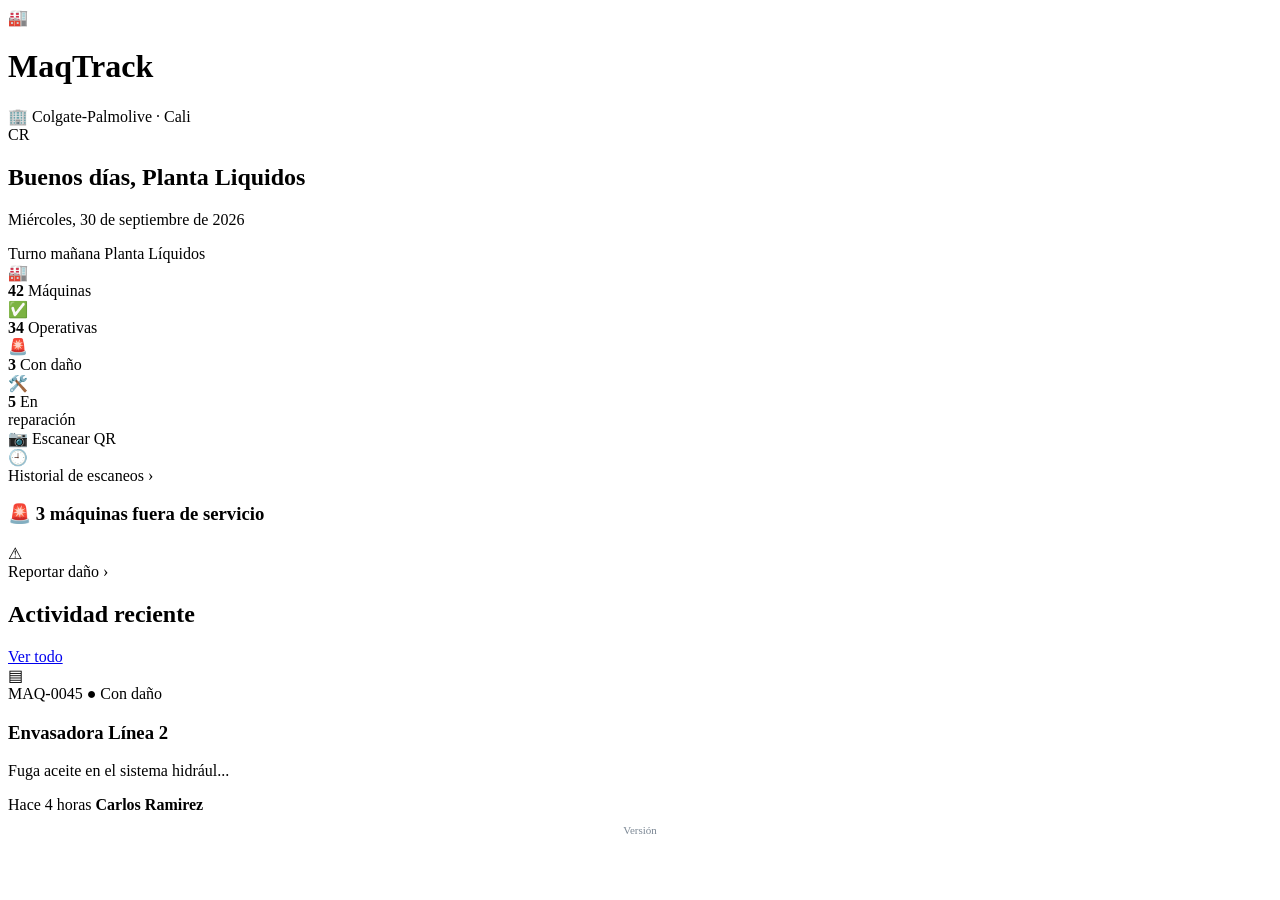
<file: index.html>
<!DOCTYPE html>
<html lang="es">
<head>
  <meta charset="UTF-8">
  <meta name="viewport" content="width=device-width, initial-scale=1.0">
  <title><?= appConfig.NOMBRE ?></title>
  
  <!-- CSS -->
  <style>
    <?!= include('estilo'); ?>
  </style>
</head>
<body>
  <!-- ENCABEZADO -->
  <header class="encabezado">
    <div class="logo-contenedor">
      <div class="logo">🏭</div>
      <div class="titulo-logo">
        <h1>MaqTrack</h1>
        <p><?= appConfig.DESCRIPCION ?></p>
      </div>
    </div>
    <div class="usuario-contenedor">
      <div class="empresa">
        <span>🏢</span>
        Colgate-Palmolive · Cali
      </div>
      <div class="usuario">CR</div>
    </div>
  </header>

  <!-- CONTENIDO PRINCIPAL -->
  <main class="contenido">

    <!-- BIENVENIDA -->
    <section class="bienvenida">
      <div>
        <h2 id="saludo">Buenos días, Planta Liquidos</h2>
        <p id="fecha">Miércoles, 30 de septiembre de 2026</p>
      </div>
      <div class="datos-turno">
        <span class="chip">Turno mañana</span>
        <span class="chip">Planta Líquidos</span>
      </div>
    </section>

    <!-- ESTADÍSTICAS -->
    <section class="estadisticas">
      <div class="estadistica est-azul">
        <div class="icono-est">🏭</div>
        <div>
          <strong>42</strong>
          <span>Máquinas</span>
        </div>
      </div>

      <div class="estadistica est-verde">
        <div class="icono-est">✅</div>
        <div>
          <strong>34</strong>
          <span>Operativas</span>
        </div>
      </div>

      <div class="estadistica est-rojo">
        <div class="icono-est">🚨</div>
        <div>
          <strong>3</strong>
          <span>Con daño</span>
        </div>
      </div>

      <div class="estadistica est-amarillo">
        <div class="icono-est">🛠️</div>
        <div>
          <strong>5</strong>
          <span>En<br>reparación</span>
        </div>
      </div>
    </section>

    <!-- ZONA PRINCIPAL -->
    <div class="principal">

      <!-- COLUMNA IZQUIERDA -->
      <section class="columna-izquierda">

        <div class="boton-escanear" onclick="location.href='escaner.html'">
          <span class="icono-qr">📷</span>
          <span>Escanear QR</span>
        </div>

        <div class="boton-menu" onclick="location.href='historial.html'">
          <div class="icono-menu azul-icono">🕘</div>
          <span>Historial de escaneos</span>
          <span class="flecha">›</span>
        </div>

        <!-- ALERTAS -->
        <div class="alertas">
          <h3>🚨 3 máquinas fuera de servicio</h3>

      <div class="boton-menu">
        <div class="icono-menu rojo-icono">⚠</div>
        <span>Reportar daño</span>
        <span class="flecha">›</span>
      </div>
    </section>

    <!-- COLUMNA DERECHA -->
    <section class="actividad">
      <div class="titulo-actividad">
        <h2>Actividad reciente</h2>
        <a href="#">Ver todo</a>
      </div>

      <!-- TARJETA DE EJEMPLO -->
      <div class="tarjeta">
        <div class="icono-maquina">▤</div>
        <div class="informacion">
          <div class="codigo">
            MAQ-0045
            <span class="estado estado-dano">● Con daño</span>
          </div>
          <h3>Envasadora Línea 2</h3>
          <p>Fuga aceite en el sistema hidrául...</p>
        </div>
        <div class="tiempo">
          <span>Hace 4 horas</span>
          <strong>Carlos Ramirez</strong>
        </div>
      </div>
    </section>
  </main>

  <!-- PIE DE PÁGINA -->
  <footer style="text-align:center; padding:10px; font-size:11px; color:#7b8794;">
    Versión <?= appConfig.VERSION ?>
  </footer>
</body>
</html>
</file>
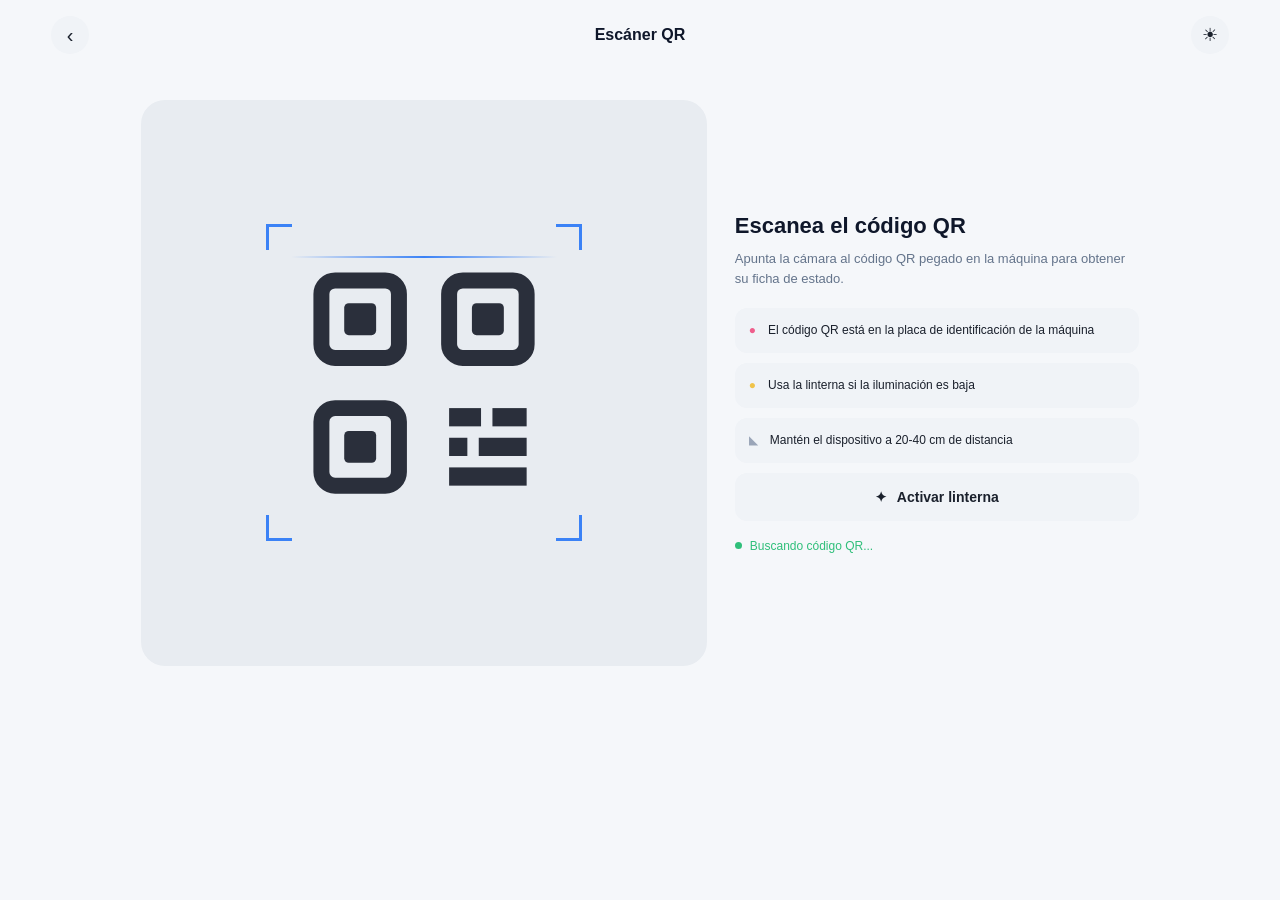
<file: escaner.html>
<!DOCTYPE html>
<html lang="es">
<head>
  <meta charset="UTF-8">
  <meta name="viewport" content="width=device-width, initial-scale=1.0">
  <title>Escáner QR · MaqTrack</title>
  <link rel="stylesheet" href="escaner.css">
</head>
<body>

  <!-- BARRA SUPERIOR -->
  <header class="barra">
    <a href="index.html" class="boton-redondo" aria-label="Volver">‹</a>
    <h1>Escáner QR</h1>
    <button class="boton-redondo boton-tema" id="btnTema" aria-label="Cambiar tema">
      <span class="icono-sol">☀</span>
      <span class="icono-luna">☾</span>
    </button>
  </header>

  <main class="escaner">

    <!-- VISOR DE LA CÁMARA -->
    <section class="visor" onclick="location.href='ficha.html'" style="cursor:pointer;">
      <div class="marco">
        <span class="esquina arriba-izq"></span>
        <span class="esquina arriba-der"></span>
        <span class="esquina abajo-izq"></span>
        <span class="esquina abajo-der"></span>

        <!-- Dibujo del QR de referencia -->
        <svg class="qr-dibujo" viewBox="0 0 100 100">
          <rect x="5"  y="5"  width="34" height="34" rx="6" fill="none" stroke="#2a2f3b" stroke-width="7"/>
          <rect x="15" y="15" width="14" height="14" rx="2" fill="#2a2f3b"/>
          <rect x="61" y="5"  width="34" height="34" rx="6" fill="none" stroke="#2a2f3b" stroke-width="7"/>
          <rect x="71" y="15" width="14" height="14" rx="2" fill="#2a2f3b"/>
          <rect x="5"  y="61" width="34" height="34" rx="6" fill="none" stroke="#2a2f3b" stroke-width="7"/>
          <rect x="15" y="71" width="14" height="14" rx="2" fill="#2a2f3b"/>
          <rect x="61" y="61" width="14" height="8"  fill="#2a2f3b"/>
          <rect x="80" y="61" width="15" height="8"  fill="#2a2f3b"/>
          <rect x="61" y="74" width="8"  height="8"  fill="#2a2f3b"/>
          <rect x="74" y="74" width="21" height="8"  fill="#2a2f3b"/>
          <rect x="61" y="87" width="34" height="8"  fill="#2a2f3b"/>
        </svg>

        <div class="linea-escaneo"></div>
      </div>
    </section>

    <!-- PANEL DE INFORMACIÓN -->
    <section class="panel">
      <h2>Escanea el código QR</h2>
      <p class="descripcion">
        Apunta la cámara al código QR pegado en la máquina para obtener su ficha de estado.
      </p>

      <div class="consejo">
        <span class="icono-consejo rosa">●</span>
        <span>El código QR está en la placa de identificación de la máquina</span>
      </div>

      <div class="consejo">
        <span class="icono-consejo amarillo">●</span>
        <span>Usa la linterna si la iluminación es baja</span>
      </div>

      <div class="consejo">
        <span class="icono-consejo gris">◣</span>
        <span>Mantén el dispositivo a 20-40 cm de distancia</span>
      </div>

      <button class="boton-linterna" id="btnLinterna">
        <span>✦</span>
        <span id="textoLinterna">Activar linterna</span>
      </button>

      <div class="estado-busqueda">
        <span class="punto-verde"></span>
        Buscando código QR...
      </div>
    </section>

  </main>

  <script>
    // Solo interfaz: cambia el aspecto del botón de la linterna
    var encendida = false;
    var btn = document.getElementById('btnLinterna');
    var texto = document.getElementById('textoLinterna');

    function alternarLinterna() {
      encendida = !encendida;
      btn.classList.toggle('activa', encendida);
      texto.textContent = encendida ? 'Desactivar linterna' : 'Activar linterna';
    }

    btn.addEventListener('click', alternarLinterna);

    // Modo oscuro
    const btnTema = document.getElementById('btnTema');
    const html = document.documentElement;
    
    // Cargar tema guardado
    const temaGuardado = localStorage.getItem('tema') || 'claro';
    if (temaGuardado === 'oscuro') {
      html.setAttribute('data-tema', 'oscuro');
    }
    
    // Cambiar tema
    btnTema.addEventListener('click', function() {
      const temaActual = html.getAttribute('data-tema');
      const nuevoTema = temaActual === 'oscuro' ? 'claro' : 'oscuro';
      
      html.setAttribute('data-tema', nuevoTema);
      localStorage.setItem('tema', nuevoTema);
    });
  </script>

</body>
</html>
</file>
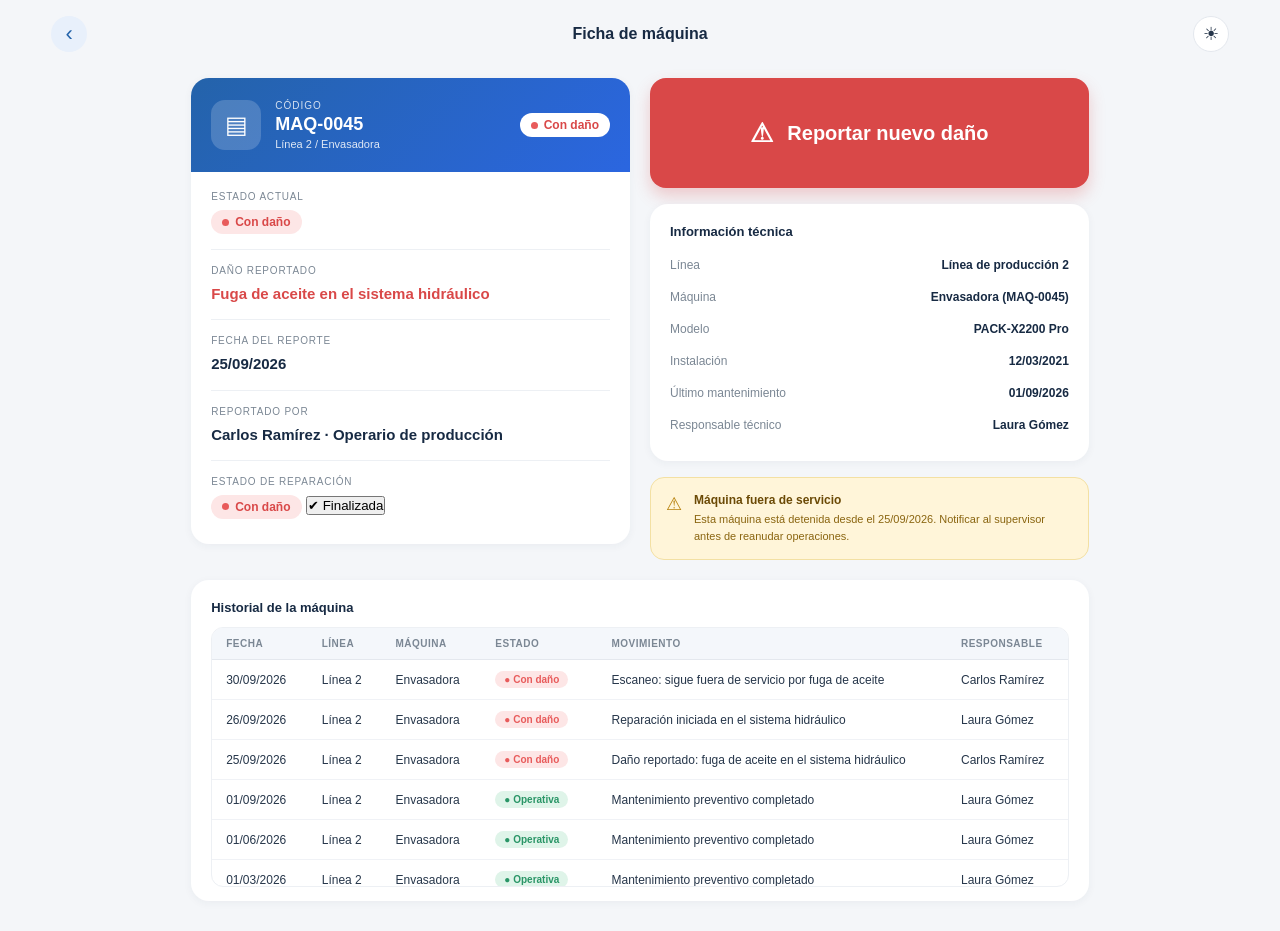
<file: ficha.html>
<!DOCTYPE html>
<html lang="es">
<head>
  <meta charset="UTF-8">
  <meta name="viewport" content="width=device-width, initial-scale=1.0">
  <title>Ficha de máquina · MaqTrack</title>
  <link rel="stylesheet" href="ficha.css">
</head>
<body>

  <!-- BARRA SUPERIOR -->
  <header class="barra">
    <a href="index.html" class="boton-volver" aria-label="Volver">‹</a>
    <h1>Ficha de máquina</h1>
    <button class="boton-tema" id="btnTema" aria-label="Cambiar tema">
      <span class="icono-sol">☀</span>
      <span class="icono-luna">☾</span>
    </button>
  </header>

  <main class="ficha">

    <!-- ================= COLUMNA IZQUIERDA ================= -->
    <section class="columna">

      <!-- TARJETA PRINCIPAL -->
      <div class="tarjeta-principal">

        <div class="cabecera-maquina">
          <div class="icono-grande">▤</div>
          <div class="datos-maquina">
            <span class="etiqueta-codigo">CÓDIGO</span>
            <strong class="codigo-maquina">MAQ-0045</strong>
            <span class="nombre-maquina">Línea 2 / Envasadora</span>
          </div>
          <span class="insignia insignia-blanca">
            <i class="punto rojo-punto"></i>Con daño
          </span>
        </div>

        <div class="campos">

          <div class="campo">
            <span class="campo-titulo">ESTADO ACTUAL</span>
            <span class="insignia insignia-roja">
              <i class="punto rojo-punto"></i>Con daño
            </span>
          </div>

          <div class="campo">
            <span class="campo-titulo">DAÑO REPORTADO</span>
            <p class="campo-dano">Fuga de aceite en el sistema hidráulico</p>
          </div>

          <div class="campo">
            <span class="campo-titulo">FECHA DEL REPORTE</span>
            <p class="campo-valor">25/09/2026</p>
          </div>

          <div class="campo">
            <span class="campo-titulo">REPORTADO POR</span>
            <p class="campo-valor">Carlos Ramírez · Operario de producción</p>
          </div>

          <div class="campo">
            <span class="campo-titulo">ESTADO DE REPARACIÓN</span>
            <span class="insignia insignia-roja">
              <i class="punto rojo-punto"></i>Con daño
            </span>
            <button type="button" class="boton-finalizar" id="btnFinalizada">
              <span>✔</span> Finalizada
            </button>
          </div>

        </div>
      </div>

    </section>


    <!-- ================= COLUMNA DERECHA ================= -->
    <section class="columna">

      <a href="reportar.html" class="boton-rojo">
        <span>⚠</span> Reportar nuevo daño
      </a>

      <!-- INFORMACIÓN TÉCNICA -->
      <div class="tarjeta info-tecnica">
        <h2>Información técnica</h2>

        <div class="fila">
          <span>Línea</span>
          <strong>Línea de producción 2</strong>
        </div>
        <div class="fila">
          <span>Máquina</span>
          <strong>Envasadora (MAQ-0045)</strong>
        </div>
        <div class="fila">
          <span>Modelo</span>
          <strong>PACK-X2200 Pro</strong>
        </div>
        <div class="fila">
          <span>Instalación</span>
          <strong>12/03/2021</strong>
        </div>
        <div class="fila">
          <span>Último mantenimiento</span>
          <strong>01/09/2026</strong>
        </div>
        <div class="fila">
          <span>Responsable técnico</span>
          <strong>Laura Gómez</strong>
        </div>
      </div>

      <!-- AVISO -->
      <div class="aviso">
        <span class="aviso-icono">⚠</span>
        <div>
          <strong>Máquina fuera de servicio</strong>
          <p>Esta máquina está detenida desde el 25/09/2026. Notificar al supervisor antes de reanudar operaciones.</p>
        </div>
      </div>

    </section>

    <!-- ================= HISTORIAL DE LA MÁQUINA ================= -->
    <section class="tarjeta historial-tabla">
      <h2>Historial de la máquina</h2>

      <div class="tabla-scroll">
        <table>
          <thead>
            <tr>
              <th>Fecha</th>
              <th>Línea</th>
              <th>Máquina</th>
              <th>Estado</th>
              <th>Movimiento</th>
              <th>Responsable</th>
            </tr>
          </thead>
          <tbody>
          <tr>
            <td class="col-fecha">30/09/2026</td>
            <td>Línea 2</td>
            <td>Envasadora</td>
            <td><span class="estado estado-dano">● Con daño</span></td>
            <td>Escaneo: sigue fuera de servicio por fuga de aceite</td>
            <td class="col-resp">Carlos Ramírez</td>
          </tr>
          <tr>
            <td class="col-fecha">26/09/2026</td>
            <td>Línea 2</td>
            <td>Envasadora</td>
            <td><span class="estado estado-dano">● Con daño</span></td>
            <td>Reparación iniciada en el sistema hidráulico</td>
            <td class="col-resp">Laura Gómez</td>
          </tr>
          <tr>
            <td class="col-fecha">25/09/2026</td>
            <td>Línea 2</td>
            <td>Envasadora</td>
            <td><span class="estado estado-dano">● Con daño</span></td>
            <td>Daño reportado: fuga de aceite en el sistema hidráulico</td>
            <td class="col-resp">Carlos Ramírez</td>
          </tr>
          <tr>
            <td class="col-fecha">01/09/2026</td>
            <td>Línea 2</td>
            <td>Envasadora</td>
            <td><span class="estado estado-operativa">● Operativa</span></td>
            <td>Mantenimiento preventivo completado</td>
            <td class="col-resp">Laura Gómez</td>
          </tr>
          <tr>
            <td class="col-fecha">01/06/2026</td>
            <td>Línea 2</td>
            <td>Envasadora</td>
            <td><span class="estado estado-operativa">● Operativa</span></td>
            <td>Mantenimiento preventivo completado</td>
            <td class="col-resp">Laura Gómez</td>
          </tr>
          <tr>
            <td class="col-fecha">01/03/2026</td>
            <td>Línea 2</td>
            <td>Envasadora</td>
            <td><span class="estado estado-operativa">● Operativa</span></td>
            <td>Mantenimiento preventivo completado</td>
            <td class="col-resp">Laura Gómez</td>
          </tr>
          <tr>
            <td class="col-fecha">01/12/2025</td>
            <td>Línea 2</td>
            <td>Envasadora</td>
            <td><span class="estado estado-operativa">● Operativa</span></td>
            <td>Mantenimiento preventivo completado</td>
            <td class="col-resp">Laura Gómez</td>
          </tr>
          <tr>
            <td class="col-fecha">12/03/2021</td>
            <td>Línea 2</td>
            <td>Envasadora</td>
            <td><span class="estado estado-neutro">● Instalación</span></td>
            <td>Máquina instalada · modelo PACK-X2200 Pro</td>
            <td class="col-resp">—</td>
          </tr>
          </tbody>
        </table>
      </div>
    </section>

  </main>

  <script>
    // Modo oscuro
    const btnTema = document.getElementById('btnTema');
    const html = document.documentElement;
    
    // Cargar tema guardado
    const temaGuardado = localStorage.getItem('tema') || 'claro';
    if (temaGuardado === 'oscuro') {
      html.setAttribute('data-tema', 'oscuro');
    }
    
    // Cambiar tema
    btnTema.addEventListener('click', function() {
      const temaActual = html.getAttribute('data-tema');
      const nuevoTema = temaActual === 'oscuro' ? 'claro' : 'oscuro';
      
      html.setAttribute('data-tema', nuevoTema);
      localStorage.setItem('tema', nuevoTema);
    });
  </script>

</body>
</html>
</file>
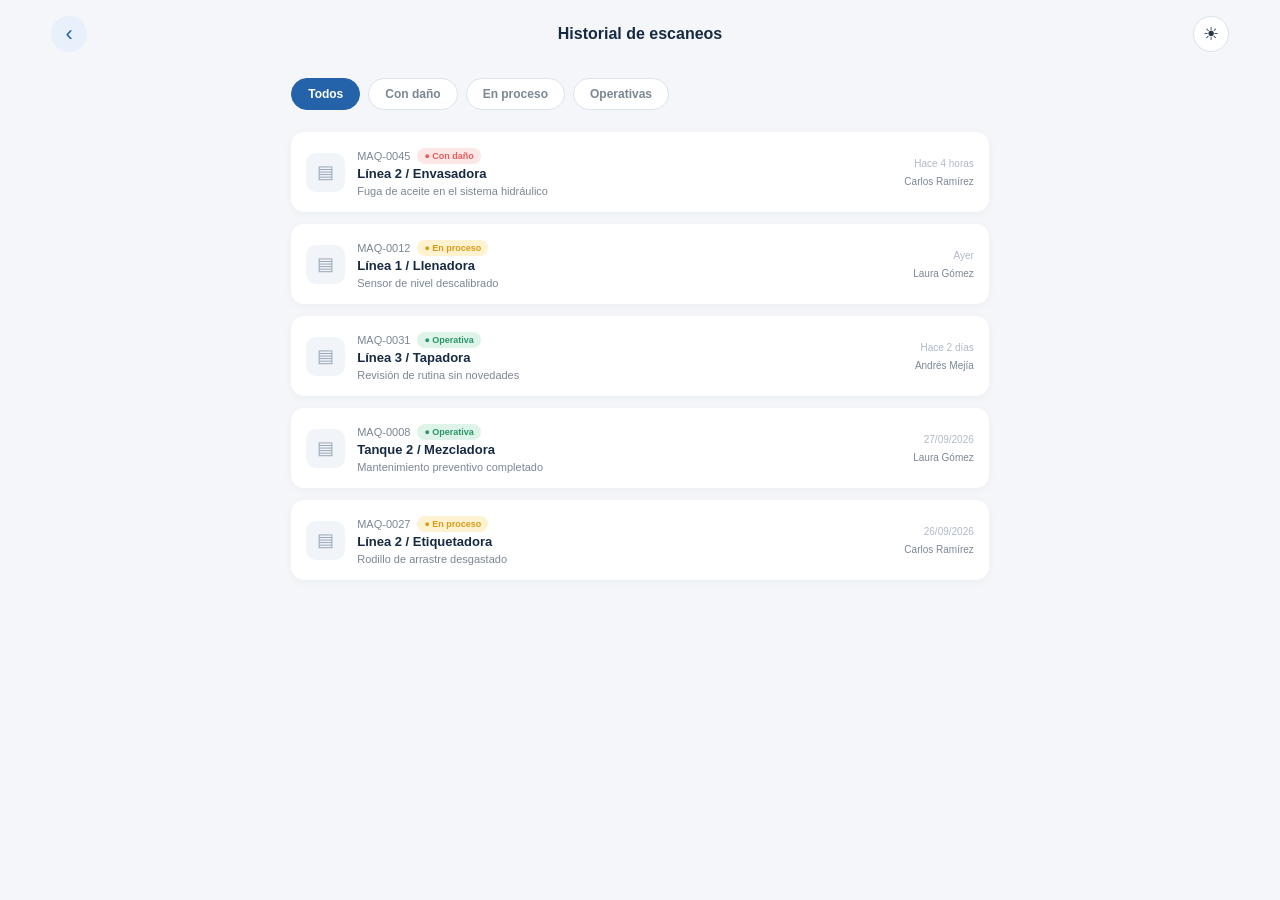
<file: historial.html>
<!DOCTYPE html>
<html lang="es">
<head>
  <meta charset="UTF-8">
  <meta name="viewport" content="width=device-width, initial-scale=1.0">
  <title>Historial · MaqTrack</title>
  <link rel="stylesheet" href="historial.css">
</head>
<body>

  <!-- BARRA SUPERIOR -->
  <header class="barra">
    <a href="index.html" class="boton-volver" aria-label="Volver">‹</a>
    <h1>Historial de escaneos</h1>
    <button class="boton-tema" id="btnTema" aria-label="Cambiar tema">
      <span class="icono-sol">☀</span>
      <span class="icono-luna">☾</span>
    </button>
  </header>

  <main class="historial">

    <!-- FILTROS -->
    <div class="filtros">
      <button class="filtro activo" data-filtro="todos">Todos</button>
      <button class="filtro" data-filtro="dano">Con daño</button>
      <button class="filtro" data-filtro="proceso">En proceso</button>
      <button class="filtro" data-filtro="operativa">Operativas</button>
    </div>

    <!-- LISTA -->
    <div class="lista" id="lista">

      <a href="ficha.html" class="item" data-estado="dano">
        <div class="icono-maquina">▤</div>
        <div class="informacion">
          <div class="codigo">
            MAQ-0045
            <span class="estado estado-dano">● Con daño</span>
          </div>
          <h3>Línea 2 / Envasadora</h3>
          <p>Fuga de aceite en el sistema hidráulico</p>
        </div>
        <div class="tiempo">
          <span>Hace 4 horas</span>
          <strong>Carlos Ramírez</strong>
        </div>
      </a>

      <a href="ficha.html" class="item" data-estado="proceso">
        <div class="icono-maquina">▤</div>
        <div class="informacion">
          <div class="codigo">
            MAQ-0012
            <span class="estado estado-proceso">● En proceso</span>
          </div>
          <h3>Línea 1 / Llenadora</h3>
          <p>Sensor de nivel descalibrado</p>
        </div>
        <div class="tiempo">
          <span>Ayer</span>
          <strong>Laura Gómez</strong>
        </div>
      </a>

      <a href="ficha.html" class="item" data-estado="operativa">
        <div class="icono-maquina">▤</div>
        <div class="informacion">
          <div class="codigo">
            MAQ-0031
            <span class="estado estado-operativa">● Operativa</span>
          </div>
          <h3>Línea 3 / Tapadora</h3>
          <p>Revisión de rutina sin novedades</p>
        </div>
        <div class="tiempo">
          <span>Hace 2 días</span>
          <strong>Andrés Mejía</strong>
        </div>
      </a>

      <a href="ficha.html" class="item" data-estado="operativa">
        <div class="icono-maquina">▤</div>
        <div class="informacion">
          <div class="codigo">
            MAQ-0008
            <span class="estado estado-operativa">● Operativa</span>
          </div>
          <h3>Tanque 2 / Mezcladora</h3>
          <p>Mantenimiento preventivo completado</p>
        </div>
        <div class="tiempo">
          <span>27/09/2026</span>
          <strong>Laura Gómez</strong>
        </div>
      </a>

      <a href="ficha.html" class="item" data-estado="proceso">
        <div class="icono-maquina">▤</div>
        <div class="informacion">
          <div class="codigo">
            MAQ-0027
            <span class="estado estado-proceso">● En proceso</span>
          </div>
          <h3>Línea 2 / Etiquetadora</h3>
          <p>Rodillo de arrastre desgastado</p>
        </div>
        <div class="tiempo">
          <span>26/09/2026</span>
          <strong>Carlos Ramírez</strong>
        </div>
      </a>

    </div>

    <!-- Mensaje cuando un filtro no tiene resultados -->
    <p class="vacio" id="vacio">No hay registros con este filtro.</p>

  </main>

  <script>
    // Solo interfaz: filtra las tarjetas por estado
    var botones = document.querySelectorAll('.filtro');
    var items = document.querySelectorAll('.item');
    var vacio = document.getElementById('vacio');

    botones.forEach(function (boton) {
      boton.addEventListener('click', function () {
        botones.forEach(function (b) { b.classList.remove('activo'); });
        boton.classList.add('activo');

        var filtro = boton.getAttribute('data-filtro');
        var visibles = 0;

        items.forEach(function (item) {
          var mostrar = filtro === 'todos' || item.getAttribute('data-estado') === filtro;
          item.style.display = mostrar ? 'flex' : 'none';
          if (mostrar) visibles++;
        });

        vacio.style.display = visibles === 0 ? 'block' : 'none';
      });
    });

    // Modo oscuro
    const btnTema = document.getElementById('btnTema');
    const html = document.documentElement;
    
    // Cargar tema guardado
    const temaGuardado = localStorage.getItem('tema') || 'claro';
    if (temaGuardado === 'oscuro') {
      html.setAttribute('data-tema', 'oscuro');
    }
    
    // Cambiar tema
    btnTema.addEventListener('click', function() {
      const temaActual = html.getAttribute('data-tema');
      const nuevoTema = temaActual === 'oscuro' ? 'claro' : 'oscuro';
      
      html.setAttribute('data-tema', nuevoTema);
      localStorage.setItem('tema', nuevoTema);
    });
  </script>

</body>
</html>
</file>
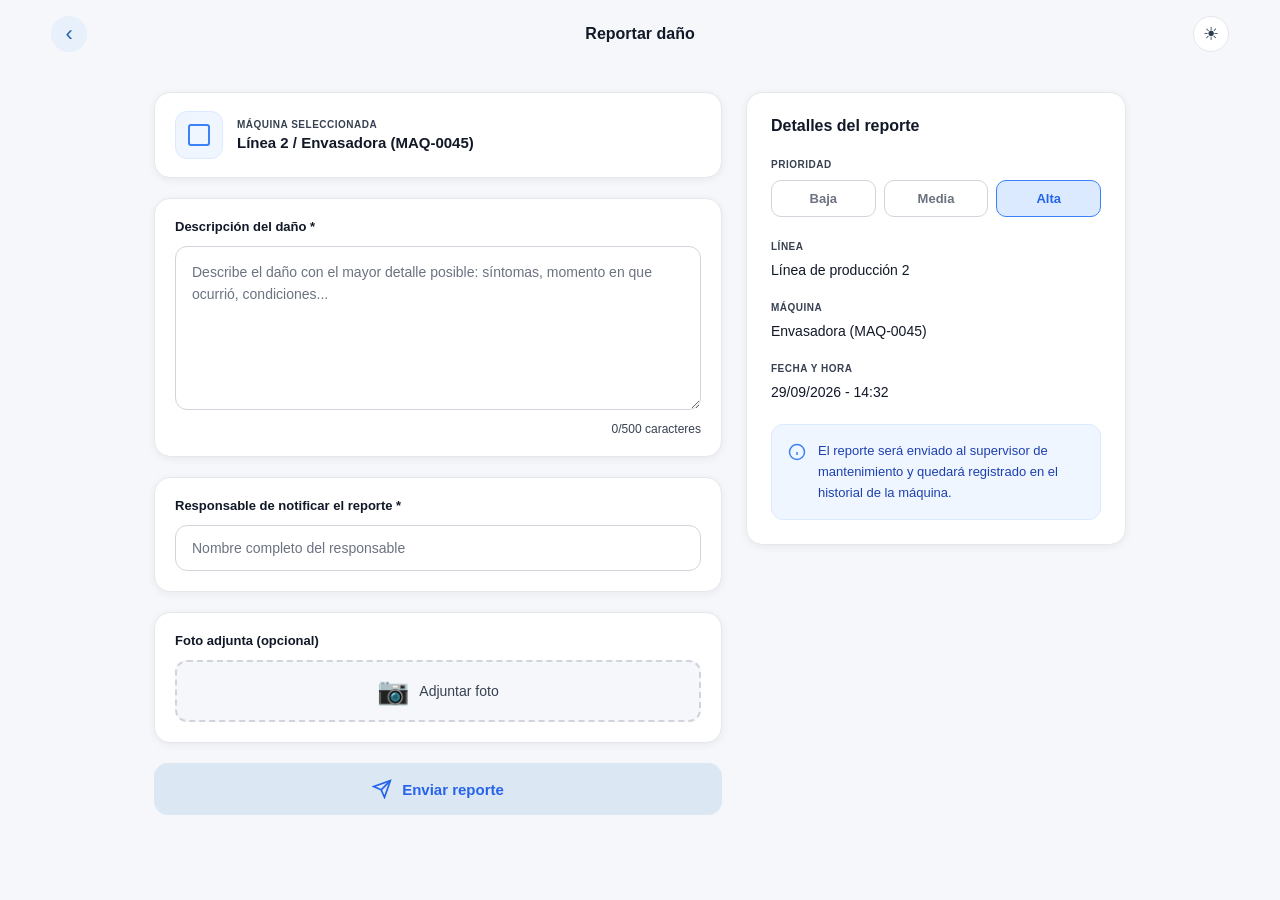
<file: reportar.html>
<!DOCTYPE html>
<html lang="es">
<head>
  <meta charset="UTF-8">
  <meta name="viewport" content="width=device-width, initial-scale=1.0">
  <title>Reportar daño · MaqTrack</title>
  <link rel="stylesheet" href="reportar.css">
</head>
<body>

  <!-- BARRA SUPERIOR -->
  <header class="barra">
    <a href="ficha.html" class="boton-volver" aria-label="Volver">‹</a>
    <h1>Reportar daño</h1>
    <button class="boton-tema" id="btnTema" aria-label="Cambiar tema">
      <span class="icono-sol">☀</span>
      <span class="icono-luna">☾</span>
    </button>
  </header>

  <main class="reportar">

    <div class="contenedor-dos-columnas">

      <!-- COLUMNA IZQUIERDA: FORMULARIO -->
      <div class="columna-formulario">
        
        <!-- TARJETA MÁQUINA SELECCIONADA -->
        <div class="tarjeta-maquina-seleccionada">
          <div class="icono-maquina">
            <svg width="24" height="24" viewBox="0 0 24 24" fill="none" stroke="currentColor" stroke-width="2">
              <rect x="2" y="2" width="20" height="20" rx="2"/>
            </svg>
          </div>
          <div class="info-maquina">
            <span class="etiqueta-pequena">MÁQUINA SELECCIONADA</span>
            <strong class="codigo-maquina-sel">Línea 2 / Envasadora (MAQ-0045)</strong>
          </div>
        </div>

        <!-- DESCRIPCIÓN DEL DAÑO -->
        <div class="campo-grupo">
          <label class="campo-label">Descripción del daño *</label>
          <textarea 
            id="descripcion" 
            class="campo-textarea" 
            placeholder="Describe el daño con el mayor detalle posible: síntomas, momento en que ocurrió, condiciones..."
            rows="6"
          ></textarea>
          <span class="contador-caracteres">0/500 caracteres</span>
        </div>

        <!-- RESPONSABLE DE NOTIFICAR -->
        <div class="campo-grupo">
          <label class="campo-label">Responsable de notificar el reporte *</label>
          <input 
            type="text" 
            id="responsable" 
            class="campo-input" 
            placeholder="Nombre completo del responsable"
          />
        </div>

        <!-- FOTO ADJUNTA -->
        <div class="campo-grupo">
          <label class="campo-label">Foto adjunta (opcional)</label>
          <label class="zona-foto">
            <span class="emoji-foto">📷</span>
            <span>Adjuntar foto</span>
          </label>
        </div>

        <!-- BOTÓN ENVIAR -->
        <a href="ficha.html" class="boton-enviar">
          <svg width="20" height="20" viewBox="0 0 24 24" fill="none" stroke="currentColor" stroke-width="2">
            <line x1="22" y1="2" x2="11" y2="13"/>
            <polygon points="22 2 15 22 11 13 2 9 22 2"/>
          </svg>
          Enviar reporte
        </a>

      </div>

      <!-- COLUMNA DERECHA: DETALLES DEL REPORTE -->
      <div class="columna-detalles">
        
        <div class="tarjeta-detalles">
          <h3 class="titulo-detalles">Detalles del reporte</h3>

          <!-- PRIORIDAD -->
          <div class="detalle-seccion">
            <span class="detalle-etiqueta">PRIORIDAD</span>
            <div class="grupo-botones-prioridad">
              <button class="btn-prioridad" data-prioridad="baja">Baja</button>
              <button class="btn-prioridad" data-prioridad="media">Media</button>
              <button class="btn-prioridad activo" data-prioridad="alta">Alta</button>
            </div>
          </div>

          <!-- ÁREA AFECTADA -->
          <div class="detalle-seccion">
            <span class="detalle-etiqueta">LÍNEA</span>
            <div class="detalle-valor">Línea de producción 2</div>
          </div>

          <!-- MÁQUINA -->
          <div class="detalle-seccion">
            <span class="detalle-etiqueta">MÁQUINA</span>
            <div class="detalle-valor">Envasadora (MAQ-0045)</div>
          </div>

          <!-- FECHA Y HORA -->
          <div class="detalle-seccion">
            <span class="detalle-etiqueta">FECHA Y HORA</span>
            <div class="detalle-valor">29/09/2026 - 14:32</div>
          </div>

          <!-- NOTA INFORMATIVA -->
          <div class="nota-info">
            <svg width="18" height="18" viewBox="0 0 24 24" fill="none" stroke="currentColor" stroke-width="2">
              <circle cx="12" cy="12" r="10"/>
              <line x1="12" y1="16" x2="12" y2="12"/>
              <line x1="12" y1="8" x2="12.01" y2="8"/>
            </svg>
            <span>El reporte será enviado al supervisor de mantenimiento y quedará registrado en el historial de la máquina.</span>
          </div>

        </div>

      </div>

    </div>

  </main>

  <script>
    // Interacción de botones de prioridad
    const botonesPrioridad = document.querySelectorAll('.btn-prioridad');
    
    botonesPrioridad.forEach(boton => {
      boton.addEventListener('click', function() {
        botonesPrioridad.forEach(b => b.classList.remove('activo'));
        this.classList.add('activo');
      });
    });

    // Modo oscuro
    const btnTema = document.getElementById('btnTema');
    const html = document.documentElement;
    
    // Cargar tema guardado
    const temaGuardado = localStorage.getItem('tema') || 'claro';
    if (temaGuardado === 'oscuro') {
      html.setAttribute('data-tema', 'oscuro');
    }
    
    // Cambiar tema
    btnTema.addEventListener('click', function() {
      const temaActual = html.getAttribute('data-tema');
      const nuevoTema = temaActual === 'oscuro' ? 'claro' : 'oscuro';
      
      html.setAttribute('data-tema', nuevoTema);
      localStorage.setItem('tema', nuevoTema);
    });
  </script>

</body>
</html>
</file>
<file: escaner.css>
* {
  margin: 0;
  padding: 0;
  box-sizing: border-box;
}

:root {
  /* Colores modo claro - tonos más suaves para el escaner */
  --bg-principal: #f5f7fa;
  --bg-visor: #e8ecf1;
  --bg-panel: #ffffff;
  --bg-consejo: #f0f3f7;
  --texto-principal: #1a202c;
  --texto-secundario: #64748b;
  --texto-titulo: #0f172a;
  --borde-esquina: #3b82f6;
  --linea-scan: #3b82f6;
}

[data-tema="oscuro"] {
  /* Colores modo oscuro - mantiene el estilo original oscuro del escaner */
  --bg-principal: #0d0f14;
  --bg-visor: #151922;
  --bg-panel: #0d0f14;
  --bg-consejo: #151922;
  --texto-principal: #ffffff;
  --texto-secundario: #7f8aa0;
  --texto-titulo: #ffffff;
  --borde-esquina: #2a6fc9;
  --linea-scan: #2a6fc9;
}

body {
  min-height: 100vh;
  font-family: Arial, Helvetica, sans-serif;
  background: var(--bg-principal);
  color: var(--texto-principal);
  overflow-x: hidden;
  transition: background-color 0.3s ease, color 0.3s ease;
}

/* ---------- BARRA SUPERIOR ---------- */
.barra {
  display: flex;
  align-items: center;
  justify-content: space-between;
  padding: 16px 4%;
}

.barra h1 {
  font-size: 16px;
  font-weight: bold;
  color: var(--texto-titulo);
  flex: 1;
  text-align: center;
  transition: color 0.3s ease;
}

.boton-redondo {
  width: 38px;
  height: 38px;
  border-radius: 50%;
  border: none;
  background: var(--bg-consejo);
  color: var(--texto-principal);
  font-size: 20px;
  display: flex;
  align-items: center;
  justify-content: center;
  text-decoration: none;
  cursor: pointer;
  transition: all 0.3s ease;
  flex-shrink: 0;
}

.boton-redondo:hover { 
  background: var(--bg-visor);
}

.boton-redondo.activa { 
  background: #2462a8; 
  color: white;
}

/* BOTÓN CAMBIAR TEMA */
.boton-tema {
  position: relative;
  overflow: hidden;
}

.icono-sol,
.icono-luna {
  position: absolute;
  font-size: 18px;
  transition: all 0.3s ease;
}

.icono-sol {
  opacity: 1;
  transform: rotate(0deg) scale(1);
}

.icono-luna {
  opacity: 0;
  transform: rotate(90deg) scale(0.5);
}

[data-tema="oscuro"] .icono-sol {
  opacity: 0;
  transform: rotate(-90deg) scale(0.5);
}

[data-tema="oscuro"] .icono-luna {
  opacity: 1;
  transform: rotate(0deg) scale(1);
}

/* ---------- DISTRIBUCIÓN ---------- */
.escaner {
  max-width: 1100px;
  margin: 0 auto;
  padding: 30px 4%;
  display: grid;
  grid-template-columns: minmax(0, 1.4fr) minmax(260px, 1fr);
  gap: 28px;
  align-items: center;
}

/* ---------- VISOR ---------- */
.visor {
  background: var(--bg-visor);
  border-radius: 24px;
  aspect-ratio: 1 / 1;
  display: flex;
  align-items: center;
  justify-content: center;
  transition: background-color 0.3s ease;
}

.marco {
  position: relative;
  width: 56%;
  aspect-ratio: 1 / 1;
}

.qr-dibujo {
  position: absolute;
  inset: 14%;
  width: 72%;
  height: 72%;
}

.qr-dibujo rect,
.qr-dibujo path {
  transition: fill 0.3s ease, stroke 0.3s ease;
}

[data-tema="claro"] .qr-dibujo rect[fill="#2a2f3b"],
[data-tema="claro"] .qr-dibujo rect[stroke="#2a2f3b"] {
  fill: #1e293b;
  stroke: #1e293b;
}

.esquina {
  position: absolute;
  width: 26px;
  height: 26px;
  border: 0 solid var(--borde-esquina);
  transition: border-color 0.3s ease;
}

.arriba-izq  { top: 0;    left: 0;  border-top-width: 3px;    border-left-width: 3px; }
.arriba-der  { top: 0;    right: 0; border-top-width: 3px;    border-right-width: 3px; }
.abajo-izq   { bottom: 0; left: 0;  border-bottom-width: 3px; border-left-width: 3px; }
.abajo-der   { bottom: 0; right: 0; border-bottom-width: 3px; border-right-width: 3px; }

.linea-escaneo {
  position: absolute;
  left: 8%;
  right: 8%;
  top: 10%;
  height: 2px;
  background: linear-gradient(90deg, transparent, var(--linea-scan), transparent);
  animation: escanear 2.4s ease-in-out infinite alternate;
  transition: background 0.3s ease;
}

@keyframes escanear {
  from { top: 10%; }
  to   { top: 90%; }
}

/* ---------- PANEL ---------- */
.panel h2 {
  font-size: 22px;
  line-height: 1.2;
  margin-bottom: 10px;
  color: var(--texto-titulo);
  transition: color 0.3s ease;
}

.descripcion {
  font-size: 13px;
  line-height: 1.5;
  color: var(--texto-secundario);
  margin-bottom: 20px;
  transition: color 0.3s ease;
}

.consejo {
  display: flex;
  align-items: center;
  gap: 12px;
  background: var(--bg-consejo);
  border-radius: 12px;
  padding: 14px;
  margin-bottom: 10px;
  font-size: 12px;
  line-height: 1.4;
  transition: background-color 0.3s ease;
}

.icono-consejo {
  flex-shrink: 0;
  font-size: 12px;
}

.rosa     { color: #ef5e8c; }
.amarillo { color: #f0c34a; }
.gris     { color: #9aa5b8; }

.boton-linterna {
  width: 100%;
  margin-top: 8px;
  padding: 16px;
  border: none;
  border-radius: 12px;
  background: var(--bg-consejo);
  color: var(--texto-principal);
  font-size: 14px;
  font-weight: bold;
  display: flex;
  align-items: center;
  justify-content: center;
  gap: 10px;
  cursor: pointer;
  transition: all 0.3s ease;
}

.boton-linterna:hover  { 
  background: var(--bg-visor);
}

.boton-linterna.activa { 
  background: #2462a8;
  color: white;
}

.estado-busqueda {
  margin-top: 18px;
  font-size: 12px;
  color: #2fbf7a;
  display: flex;
  align-items: center;
  gap: 8px;
}

.punto-verde {
  width: 7px;
  height: 7px;
  border-radius: 50%;
  background: #2fbf7a;
}

/* ---------- CELULAR ---------- */
@media (max-width: 767px) {
  .escaner {
    grid-template-columns: 1fr;
    padding: 15px 5%;
    gap: 20px;
  }

  .visor {
    aspect-ratio: 1 / 0.9;
  }

  .marco { width: 62%; }
}
</file>
<file: ficha.css>
* {
  margin: 0;
  padding: 0;
  box-sizing: border-box;
}

:root {
  /* Colores modo claro */
  --bg-principal: #f4f6f9;
  --bg-tarjeta: #ffffff;
  --texto-principal: #26364a;
  --texto-secundario: #7b8794;
  --texto-titulo: #172a43;
  --borde-sutil: #e4e8ee;
  --borde-tabla: #edf0f4;
  --sombra-tarjeta: rgba(30, 50, 70, 0.05);
}

[data-tema="oscuro"] {
  /* Colores modo oscuro */
  --bg-principal: #0f172a;
  --bg-tarjeta: #1e293b;
  --texto-principal: #e2e8f0;
  --texto-secundario: #94a3b8;
  --texto-titulo: #f1f5f9;
  --borde-sutil: #334155;
  --borde-tabla: #2d3748;
  --sombra-tarjeta: rgba(0, 0, 0, 0.3);
}

body {
  min-height: 100vh;
  font-family: Arial, Helvetica, sans-serif;
  background: var(--bg-principal);
  color: var(--texto-principal);
  overflow-x: hidden;
  transition: background-color 0.3s ease, color 0.3s ease;
}

/* ---------- BARRA SUPERIOR ---------- */
.barra {
  display: flex;
  align-items: center;
  justify-content: space-between;
  padding: 16px 4%;
}

.barra h1 {
  font-size: 16px;
  color: var(--texto-titulo);
  flex: 1;
  text-align: center;
  transition: color 0.3s ease;
}

.boton-volver {
  width: 36px;
  height: 36px;
  border-radius: 50%;
  background: #e8f0fb;
  color: #2363aa;
  font-size: 22px;
  text-decoration: none;
  display: flex;
  align-items: center;
  justify-content: center;
  transition: 0.2s;
}

.boton-volver:hover { background: #d8e5f8; }

[data-tema="oscuro"] .boton-volver {
  background: #1e3a5f;
  color: #7db3e8;
}

[data-tema="oscuro"] .boton-volver:hover {
  background: #2a4a6f;
}

/* BOTÓN CAMBIAR TEMA */
.boton-tema {
  width: 36px;
  height: 36px;
  border-radius: 50%;
  background: var(--bg-tarjeta);
  border: 1px solid var(--borde-sutil);
  color: var(--texto-principal);
  display: flex;
  align-items: center;
  justify-content: center;
  cursor: pointer;
  transition: all 0.3s ease;
  position: relative;
  overflow: hidden;
  flex-shrink: 0;
}

.boton-tema:hover {
  transform: scale(1.05);
}

.icono-sol,
.icono-luna {
  position: absolute;
  font-size: 18px;
  transition: all 0.3s ease;
}

.icono-sol {
  opacity: 1;
  transform: rotate(0deg) scale(1);
}

.icono-luna {
  opacity: 0;
  transform: rotate(90deg) scale(0.5);
}

[data-tema="oscuro"] .icono-sol {
  opacity: 0;
  transform: rotate(-90deg) scale(0.5);
}

[data-tema="oscuro"] .icono-luna {
  opacity: 1;
  transform: rotate(0deg) scale(1);
}

/* ---------- DISTRIBUCIÓN ---------- */
.ficha {
  max-width: 1000px;
  margin: 0 auto;
  padding: 10px 4% 30px;
  display: grid;
  grid-template-columns: minmax(0, 1fr) minmax(0, 1fr);
  gap: 20px;
  align-items: start;
}

.columna {
  min-width: 0;
  display: flex;
  flex-direction: column;
  gap: 16px;
}

/* ---------- TARJETA PRINCIPAL ---------- */
.tarjeta-principal {
  background: var(--bg-tarjeta);
  border-radius: 18px;
  overflow: hidden;
  box-shadow: 0 2px 8px var(--sombra-tarjeta);
  transition: all 0.3s ease;
}

.cabecera-maquina {
  background: linear-gradient(135deg, #2463aa, #2b66e0);
  color: white;
  padding: 22px 20px;
  display: flex;
  align-items: center;
  gap: 14px;
}

.icono-grande {
  width: 50px;
  height: 50px;
  flex-shrink: 0;
  border-radius: 14px;
  background: rgba(255, 255, 255, 0.18);
  display: flex;
  align-items: center;
  justify-content: center;
  font-size: 24px;
}

.datos-maquina {
  flex: 1;
  min-width: 0;
  display: flex;
  flex-direction: column;
}

.etiqueta-codigo {
  font-size: 10px;
  letter-spacing: 1px;
  opacity: 0.8;
  margin-bottom: 3px;
}

.codigo-maquina {
  font-size: 18px;
  margin-bottom: 3px;
}

.nombre-maquina {
  font-size: 11px;
  opacity: 0.85;
}

/* ---------- INSIGNIAS ---------- */
.insignia {
  display: inline-flex;
  align-items: center;
  gap: 6px;
  padding: 5px 11px;
  border-radius: 20px;
  font-size: 12px;
  font-weight: bold;
  white-space: nowrap;
  flex-shrink: 0;
}

.insignia-blanca   { background: white; color: #d94848; }
.insignia-roja     { background: #fde6e6; color: #d94848; }
.insignia-amarilla { background: #fff2d0; color: #c98a0c; }

.punto {
  width: 7px;
  height: 7px;
  border-radius: 50%;
  display: inline-block;
}

.rojo-punto     { background: #e85b5b; }
.amarillo-punto { background: #f0a81e; }

/* ---------- CAMPOS ---------- */
.campos { padding: 4px 20px 10px; }

.campo {
  padding: 15px 0;
  border-bottom: 1px solid var(--borde-tabla);
  transition: border-color 0.3s ease;
}

.campo:last-child { border-bottom: none; }

.campo-titulo {
  display: block;
  font-size: 10px;
  letter-spacing: 0.8px;
  color: var(--texto-secundario);
  margin-bottom: 8px;
  transition: color 0.3s ease;
}

.campo-dano {
  font-size: 15px;
  font-weight: bold;
  color: #d94848;
  line-height: 1.35;
}

[data-tema="oscuro"] .campo-dano {
  color: #f87171;
}

.campo-valor {
  font-size: 15px;
  font-weight: bold;
  color: var(--texto-titulo);
  line-height: 1.35;
  transition: color 0.3s ease;
}

/* ---------- TARJETAS GENERALES ---------- */
.tarjeta {
  background: var(--bg-tarjeta);
  border-radius: 18px;
  padding: 20px;
  box-shadow: 0 2px 8px var(--sombra-tarjeta);
  transition: all 0.3s ease;
}

/* ---------- BOTÓN REPORTAR ---------- */
.boton-rojo {
  width: 100%;
  min-height: 110px;
  border-radius: 16px;
  display: flex;
  align-items: center;
  justify-content: center;
  gap: 14px;
  font-size: 20px;
  font-weight: bold;
  text-decoration: none;
  cursor: pointer;
  transition: 0.2s;
  background: #d94848;
  color: white;
  box-shadow: 0 8px 16px rgba(217, 72, 72, 0.25);
}

.boton-rojo span { font-size: 26px; }

.boton-rojo:hover {
  background: #c83d3d;
  transform: translateY(-1px);
}

/* ---------- INFORMACIÓN TÉCNICA ---------- */
.info-tecnica h2 {
  font-size: 13px;
  color: var(--texto-titulo);
  margin-bottom: 10px;
  transition: color 0.3s ease;
}

.fila {
  display: flex;
  justify-content: space-between;
  align-items: center;
  gap: 15px;
  padding: 9px 0;
  font-size: 12px;
}

.fila span { 
  color: var(--texto-secundario);
  transition: color 0.3s ease;
}

.fila strong { 
  color: var(--texto-titulo); 
  text-align: right;
  transition: color 0.3s ease;
}

/* ---------- AVISO ---------- */
.aviso {
  display: flex;
  gap: 12px;
  background: #fff5d9;
  border: 1px solid #f3e0a3;
  border-radius: 14px;
  padding: 15px;
  transition: all 0.3s ease;
}

[data-tema="oscuro"] .aviso {
  background: #3d3420;
  border-color: #574d2a;
}

.aviso-icono {
  color: #b7800a;
  font-size: 18px;
  flex-shrink: 0;
}

[data-tema="oscuro"] .aviso-icono {
  color: #fbbf24;
}

.aviso strong {
  display: block;
  font-size: 12px;
  color: #6b4a06;
  margin-bottom: 4px;
}

[data-tema="oscuro"] .aviso strong {
  color: #fde047;
}

.aviso p {
  font-size: 11px;
  line-height: 1.5;
  color: #8a6510;
}

[data-tema="oscuro"] .aviso p {
  color: #fef08a;
}

/* ---------- HISTORIAL (TABLA CON SCROLL) ---------- */
.historial-tabla {
  grid-column: 1 / -1;
  padding: 20px 20px 14px;
}

.historial-tabla h2 {
  font-size: 13px;
  color: var(--texto-titulo);
  margin-bottom: 12px;
  transition: color 0.3s ease;
}

/* Altura fija: al pasarla aparece la barra para subir y bajar */
.tabla-scroll {
  max-height: 260px;
  overflow: auto;
  border: 1px solid var(--borde-tabla);
  border-radius: 12px;
  scrollbar-width: thin;
  scrollbar-color: #b9c6d6 var(--bg-principal);
  transition: border-color 0.3s ease;
}

.tabla-scroll::-webkit-scrollbar { width: 8px; height: 8px; }
.tabla-scroll::-webkit-scrollbar-track { 
  background: var(--bg-principal);
  transition: background-color 0.3s ease;
}
.tabla-scroll::-webkit-scrollbar-thumb {
  background: #b9c6d6;
  border-radius: 10px;
}

[data-tema="oscuro"] .tabla-scroll::-webkit-scrollbar-thumb {
  background: #475569;
}

.tabla-scroll table {
  width: 100%;
  min-width: 560px;
  border-collapse: separate;
  border-spacing: 0;
  font-size: 12px;
}

/* El encabezado se queda fijo mientras se desplaza */
.tabla-scroll th {
  position: sticky;
  top: 0;
  z-index: 1;
  background: #f4f7fb;
  color: #7b8794;
  font-size: 10px;
  letter-spacing: 0.5px;
  text-transform: uppercase;
  text-align: left;
  padding: 10px 14px;
  border-bottom: 1px solid #e4e8ee;
  transition: all 0.3s ease;
}

[data-tema="oscuro"] .tabla-scroll th {
  background: #0f172a;
  color: #94a3b8;
  border-bottom-color: #334155;
}

.tabla-scroll td {
  padding: 11px 14px;
  color: var(--texto-principal);
  border-bottom: 1px solid #f0f2f6;
  vertical-align: middle;
  transition: all 0.3s ease;
}

[data-tema="oscuro"] .tabla-scroll td {
  border-bottom-color: #2d3748;
}

.tabla-scroll tr:last-child td { border-bottom: none; }

.tabla-scroll tbody tr:hover td { 
  background: #fafbfd;
}

[data-tema="oscuro"] .tabla-scroll tbody tr:hover td {
  background: #2d3748;
}

.col-fecha,
.col-resp {
  white-space: nowrap;
  color: var(--texto-secundario);
  transition: color 0.3s ease;
}

/* ---------- ESTADOS ---------- */
.estado {
  display: inline-block;
  padding: 3px 9px;
  border-radius: 10px;
  font-size: 10px;
  font-weight: bold;
  white-space: nowrap;
}

.estado-dano      { background: #fde6e6; color: #e85b5b; }
.estado-proceso   { background: #fff2d0; color: #d99b16; }
.estado-operativa { background: #dff4e9; color: #299566; }
.estado-neutro    { background: #e8eef5; color: #6b7c90; }

[data-tema="oscuro"] .estado-dano { 
  background: #3d1f1f; 
  color: #f87171; 
}

[data-tema="oscuro"] .estado-proceso { 
  background: #3d3420; 
  color: #fbbf24; 
}

[data-tema="oscuro"] .estado-operativa { 
  background: #1f3d2c; 
  color: #34d399; 
}

[data-tema="oscuro"] .estado-neutro { 
  background: #2d3748; 
  color: #94a3b8; 
}

/* ---------- CELULAR / TABLET PEQUEÑA ---------- */
@media (max-width: 767px) {
  .ficha {
    grid-template-columns: 1fr;
    padding: 5px 5% 25px;
  }

  /* Los botones primero, después la información técnica */
  .columna:nth-child(2) { order: -1; }
}

/* ---------- CELULAR (pantallas angostas) ---------- */
@media (max-width: 599px) {
  /* Encabezado azul: la insignia baja a otra línea */
  .cabecera-maquina { flex-wrap: wrap; padding: 18px 16px; }
  .cabecera-maquina .insignia { margin-left: 64px; }

  /* Menos relleno y textos más legibles */
  .tarjeta { padding: 16px; }
  .campos { padding: 4px 16px 10px; }
  .campo-titulo { font-size: 11px; }
  .fila { font-size: 13px; }
  .aviso p { font-size: 12px; }
  .boton-rojo { min-height: 80px; font-size: 18px; }

  /* Historial: tarjetas en vez de tabla */
  .historial-tabla { padding: 16px; }
  .tabla-scroll { max-height: none; overflow: visible; border: 0; }
  .tabla-scroll table { min-width: 0; }
  .tabla-scroll thead { display: none; }

  .tabla-scroll tr {
    display: block;
    margin-bottom: 10px;
    padding: 10px 12px;
    border: 1px solid var(--borde-tabla);
    border-radius: 12px;
  }

  .tabla-scroll td {
    display: flex;
    justify-content: space-between;
    gap: 12px;
    padding: 4px 0;
    border: 0;
  }

  .tabla-scroll td::before { font-weight: 600; color: var(--texto-secundario); }
  .tabla-scroll td:nth-child(1)::before { content: "Fecha"; }
  .tabla-scroll td:nth-child(2)::before { content: "Línea"; }
  .tabla-scroll td:nth-child(3)::before { content: "Máquina"; }
  .tabla-scroll td:nth-child(4)::before { content: "Estado"; }
  .tabla-scroll td:nth-child(5)::before { content: "Movimiento"; }
  .tabla-scroll td:nth-child(6)::before { content: "Responsable"; }
}
</file>
<file: historial.css>
* {
  margin: 0;
  padding: 0;
  box-sizing: border-box;
}

:root {
  /* Colores modo claro */
  --bg-principal: #f4f6f9;
  --bg-tarjeta: #ffffff;
  --texto-principal: #26364a;
  --texto-secundario: #7b8794;
  --texto-titulo: #172a43;
  --borde-sutil: #dbe3ee;
  --sombra-tarjeta: rgba(30, 50, 70, 0.04);
  --sombra-hover: rgba(30, 50, 70, 0.1);
}

[data-tema="oscuro"] {
  /* Colores modo oscuro */
  --bg-principal: #0f172a;
  --bg-tarjeta: #1e293b;
  --texto-principal: #e2e8f0;
  --texto-secundario: #94a3b8;
  --texto-titulo: #f1f5f9;
  --borde-sutil: #334155;
  --sombra-tarjeta: rgba(0, 0, 0, 0.3);
  --sombra-hover: rgba(0, 0, 0, 0.5);
}

body {
  min-height: 100vh;
  font-family: Arial, Helvetica, sans-serif;
  background: var(--bg-principal);
  color: var(--texto-principal);
  overflow-x: hidden;
  transition: background-color 0.3s ease, color 0.3s ease;
}

/* ---------- BARRA SUPERIOR ---------- */
.barra {
  display: flex;
  align-items: center;
  justify-content: space-between;
  padding: 16px 4%;
}

.barra h1 {
  font-size: 16px;
  color: var(--texto-titulo);
  flex: 1;
  text-align: center;
  transition: color 0.3s ease;
}

.boton-volver {
  width: 36px;
  height: 36px;
  border-radius: 50%;
  background: #e8f0fb;
  color: #2363aa;
  font-size: 22px;
  text-decoration: none;
  display: flex;
  align-items: center;
  justify-content: center;
  transition: 0.2s;
}

.boton-volver:hover { background: #d8e5f8; }

[data-tema="oscuro"] .boton-volver {
  background: #1e3a5f;
  color: #7db3e8;
}

[data-tema="oscuro"] .boton-volver:hover {
  background: #2a4a6f;
}

/* BOTÓN CAMBIAR TEMA */
.boton-tema {
  width: 36px;
  height: 36px;
  border-radius: 50%;
  background: var(--bg-tarjeta);
  border: 1px solid var(--borde-sutil);
  color: var(--texto-principal);
  display: flex;
  align-items: center;
  justify-content: center;
  cursor: pointer;
  transition: all 0.3s ease;
  position: relative;
  overflow: hidden;
  flex-shrink: 0;
}

.boton-tema:hover {
  transform: scale(1.05);
}

.icono-sol,
.icono-luna {
  position: absolute;
  font-size: 18px;
  transition: all 0.3s ease;
}

.icono-sol {
  opacity: 1;
  transform: rotate(0deg) scale(1);
}

.icono-luna {
  opacity: 0;
  transform: rotate(90deg) scale(0.5);
}

[data-tema="oscuro"] .icono-sol {
  opacity: 0;
  transform: rotate(-90deg) scale(0.5);
}

[data-tema="oscuro"] .icono-luna {
  opacity: 1;
  transform: rotate(0deg) scale(1);
}

/* ---------- CONTENEDOR ---------- */
.historial {
  max-width: 800px;
  margin: 0 auto;
  padding: 10px 4% 30px;
}

/* ---------- FILTROS ---------- */
.filtros {
  display: flex;
  gap: 8px;
  overflow-x: auto;
  padding-bottom: 6px;
  margin-bottom: 16px;
}

.filtro {
  flex-shrink: 0;
  border: 1px solid var(--borde-sutil);
  background: var(--bg-tarjeta);
  color: var(--texto-secundario);
  padding: 8px 16px;
  border-radius: 20px;
  font-size: 12px;
  font-weight: bold;
  cursor: pointer;
  transition: all 0.3s ease;
}

.filtro:hover { 
  background: var(--bg-principal);
}

.filtro.activo {
  background: #2463aa;
  border-color: #2463aa;
  color: white;
}

/* ---------- LISTA ---------- */
.lista {
  display: flex;
  flex-direction: column;
  gap: 12px;
}

.item {
  display: flex;
  align-items: center;
  min-height: 80px;
  padding: 10px 15px;
  background: var(--bg-tarjeta);
  border-radius: 13px;
  box-shadow: 0 2px 8px var(--sombra-tarjeta);
  text-decoration: none;
  color: inherit;
  transition: all 0.3s ease;
}

.item:hover {
  box-shadow: 0 4px 12px var(--sombra-hover);
  transform: translateY(-1px);
}

.icono-maquina {
  width: 39px;
  height: 39px;
  flex-shrink: 0;
  background: #f1f5f9;
  border-radius: 10px;
  color: #9aa8b7;
  display: flex;
  align-items: center;
  justify-content: center;
  font-size: 18px;
  margin-right: 12px;
  transition: all 0.3s ease;
}

[data-tema="oscuro"] .icono-maquina {
  background: #334155;
  color: #94a3b8;
}

.informacion {
  min-width: 0;
  flex: 1;
}

.codigo {
  font-size: 11px;
  color: var(--texto-secundario);
  display: flex;
  align-items: center;
  gap: 7px;
  margin-bottom: 2px;
  transition: color 0.3s ease;
}

.informacion h3 {
  font-size: 13px;
  color: var(--texto-titulo);
  margin-bottom: 4px;
  white-space: nowrap;
  overflow: hidden;
  text-overflow: ellipsis;
  transition: color 0.3s ease;
}

.informacion p {
  font-size: 11px;
  color: var(--texto-secundario);
  white-space: nowrap;
  overflow: hidden;
  text-overflow: ellipsis;
  transition: color 0.3s ease;
}

/* ---------- ESTADOS ---------- */
.estado {
  padding: 3px 7px;
  border-radius: 10px;
  font-size: 9px;
  font-weight: bold;
  white-space: nowrap;
  flex-shrink: 0;
}

.estado-dano      { background: #fde6e6; color: #e85b5b; }
.estado-proceso   { background: #fff2d0; color: #d99b16; }
.estado-operativa { background: #dff4e9; color: #299566; }

[data-tema="oscuro"] .estado-dano { 
  background: #3d1f1f; 
  color: #f87171; 
}

[data-tema="oscuro"] .estado-proceso { 
  background: #3d3420; 
  color: #fbbf24; 
}

[data-tema="oscuro"] .estado-operativa { 
  background: #1f3d2c; 
  color: #34d399; 
}

/* ---------- TIEMPO Y USUARIO ---------- */
.tiempo {
  width: 95px;
  flex-shrink: 0;
  display: flex;
  flex-direction: column;
  align-items: flex-end;
  gap: 7px;
  margin-left: 15px;
}

.tiempo span {
  font-size: 10px;
  color: #b0bac5;
  white-space: nowrap;
  transition: color 0.3s ease;
}

[data-tema="oscuro"] .tiempo span {
  color: #64748b;
}

.tiempo strong {
  font-size: 10px;
  color: var(--texto-secundario);
  font-weight: normal;
  white-space: nowrap;
  transition: color 0.3s ease;
}

/* ---------- SIN RESULTADOS ---------- */
.vacio {
  display: none;
  text-align: center;
  padding: 30px 0;
  font-size: 13px;
  color: var(--texto-secundario);
  transition: color 0.3s ease;
}

/* ---------- CELULAR ---------- */
@media (max-width: 599px) {
  .historial { padding: 5px 5% 25px; }

  .item { padding: 9px 10px; min-height: 75px; }

  .icono-maquina {
    width: 36px;
    height: 36px;
    margin-right: 9px;
  }

  .estado { font-size: 8px; padding: 2px 6px; }

  /* Se oculta fecha y usuario, igual que en el inicio */
  .tiempo { display: none; }
}
</file>
<file: reportar.css>
* {
  margin: 0;
  padding: 0;
  box-sizing: border-box;
}

:root {
  /* Colores modo claro */
  --bg-principal: #f5f7fa;
  --bg-tarjeta: #ffffff;
  --texto-principal: #2c3e50;
  --texto-secundario: #6b7280;
  --texto-titulo: #111827;
  --texto-label: #374151;
  --borde-sutil: #e5e7eb;
  --borde-input: #d1d5db;
  --sombra-tarjeta: rgba(0, 0, 0, 0.06);
}

[data-tema="oscuro"] {
  /* Colores modo oscuro */
  --bg-principal: #0f172a;
  --bg-tarjeta: #1e293b;
  --texto-principal: #e2e8f0;
  --texto-secundario: #94a3b8;
  --texto-titulo: #f1f5f9;
  --texto-label: #cbd5e1;
  --borde-sutil: #334155;
  --borde-input: #475569;
  --sombra-tarjeta: rgba(0, 0, 0, 0.3);
}

body {
  min-height: 100vh;
  font-family: -apple-system, BlinkMacSystemFont, 'Segoe UI', Arial, sans-serif;
  background: var(--bg-principal);
  color: var(--texto-principal);
  overflow-x: hidden;
  transition: background-color 0.3s ease, color 0.3s ease;
}

/* ---------- BARRA SUPERIOR ---------- */
.barra {
  display: flex;
  align-items: center;
  justify-content: space-between;
  padding: 16px 4%;
}

.barra h1 {
  font-size: 16px;
  color: var(--texto-titulo);
  flex: 1;
  text-align: center;
  transition: color 0.3s ease;
}

.boton-volver {
  width: 36px;
  height: 36px;
  border-radius: 50%;
  background: #e8f0fb;
  color: #2363aa;
  font-size: 22px;
  text-decoration: none;
  display: flex;
  align-items: center;
  justify-content: center;
  transition: 0.2s;
}

.boton-volver:hover { 
  background: #d8e5f8; 
}

[data-tema="oscuro"] .boton-volver {
  background: #1e3a5f;
  color: #7db3e8;
}

[data-tema="oscuro"] .boton-volver:hover {
  background: #2a4a6f;
}

/* BOTÓN CAMBIAR TEMA */
.boton-tema {
  width: 36px;
  height: 36px;
  border-radius: 50%;
  background: var(--bg-tarjeta);
  border: 1px solid var(--borde-sutil);
  color: var(--texto-principal);
  display: flex;
  align-items: center;
  justify-content: center;
  cursor: pointer;
  transition: all 0.3s ease;
  position: relative;
  overflow: hidden;
  flex-shrink: 0;
}

.boton-tema:hover {
  transform: scale(1.05);
}

.icono-sol,
.icono-luna {
  position: absolute;
  font-size: 18px;
  transition: all 0.3s ease;
}

.icono-sol {
  opacity: 1;
  transform: rotate(0deg) scale(1);
}

.icono-luna {
  opacity: 0;
  transform: rotate(90deg) scale(0.5);
}

[data-tema="oscuro"] .icono-sol {
  opacity: 0;
  transform: rotate(-90deg) scale(0.5);
}

[data-tema="oscuro"] .icono-luna {
  opacity: 1;
  transform: rotate(0deg) scale(1);
}

/* ---------- CONTENEDOR PRINCIPAL ---------- */
.reportar {
  max-width: 1100px;
  margin: 0 auto;
  padding: 24px 5% 40px;
}

/* ---------- LAYOUT DOS COLUMNAS ---------- */
.contenedor-dos-columnas {
  display: grid;
  grid-template-columns: 1fr 380px;
  gap: 24px;
  align-items: start;
}

/* ---------- COLUMNA FORMULARIO (IZQUIERDA) ---------- */
.columna-formulario {
  display: flex;
  flex-direction: column;
  gap: 20px;
}

/* TARJETA MÁQUINA SELECCIONADA */
.tarjeta-maquina-seleccionada {
  background: var(--bg-tarjeta);
  border-radius: 16px;
  padding: 18px 20px;
  display: flex;
  align-items: center;
  gap: 14px;
  box-shadow: 0 2px 8px var(--sombra-tarjeta);
  border: 1px solid var(--borde-sutil);
  transition: all 0.3s ease;
}

.icono-maquina {
  width: 48px;
  height: 48px;
  background: #eff6ff;
  border-radius: 12px;
  display: flex;
  align-items: center;
  justify-content: center;
  color: #3b82f6;
  flex-shrink: 0;
  border: 1px solid #dbeafe;
  transition: all 0.3s ease;
}

[data-tema="oscuro"] .icono-maquina {
  background: #1e3a5f;
  border-color: #2a4a6f;
  color: #7db3e8;
}

.info-maquina {
  display: flex;
  flex-direction: column;
  gap: 4px;
}

.etiqueta-pequena {
  font-size: 10px;
  font-weight: 700;
  letter-spacing: 0.5px;
  color: var(--texto-label);
  text-transform: uppercase;
  transition: color 0.3s ease;
}

.codigo-maquina-sel {
  font-size: 15px;
  font-weight: 600;
  color: var(--texto-titulo);
  transition: color 0.3s ease;
}

/* CAMPOS DE FORMULARIO */
.campo-grupo {
  background: var(--bg-tarjeta);
  border-radius: 16px;
  padding: 20px;
  box-shadow: 0 2px 8px var(--sombra-tarjeta);
  border: 1px solid var(--borde-sutil);
  transition: all 0.3s ease;
}

.campo-label {
  display: block;
  font-size: 13px;
  font-weight: 600;
  color: var(--texto-titulo);
  margin-bottom: 12px;
  transition: color 0.3s ease;
}

.campo-textarea {
  width: 100%;
  min-height: 140px;
  border: 1.5px solid var(--borde-input);
  border-radius: 12px;
  padding: 14px 16px;
  font-family: inherit;
  font-size: 14px;
  color: var(--texto-titulo);
  background: var(--bg-tarjeta);
  resize: vertical;
  transition: all 0.3s ease;
  line-height: 1.6;
}

.campo-textarea:focus {
  outline: none;
  border-color: #3b82f6;
}

.campo-textarea::placeholder {
  color: var(--texto-secundario);
}

.campo-input {
  width: 100%;
  border: 1.5px solid var(--borde-input);
  border-radius: 12px;
  padding: 14px 16px;
  font-family: inherit;
  font-size: 14px;
  color: var(--texto-titulo);
  background: var(--bg-tarjeta);
  transition: all 0.3s ease;
}

.campo-input:focus {
  outline: none;
  border-color: #3b82f6;
}

.campo-input::placeholder {
  color: var(--texto-secundario);
}

.contador-caracteres {
  display: block;
  text-align: right;
  font-size: 12px;
  color: var(--texto-label);
  margin-top: 8px;
  font-weight: 500;
  transition: color 0.3s ease;
}

/* ZONA DE FOTO */
.zona-foto {
  display: flex;
  align-items: center;
  justify-content: center;
  gap: 10px;
  padding: 16px;
  border: 2px dashed var(--borde-input);
  border-radius: 12px;
  background: var(--bg-principal);
  color: var(--texto-label);
  font-size: 14px;
  font-weight: 500;
  transition: all 0.3s ease;
}

.zona-foto svg {
  color: var(--texto-secundario);
  transition: color 0.3s ease;
}

.emoji-foto {
  font-size: 26px;
  line-height: 1;
}

/* BOTÓN ENVIAR */
.boton-enviar {
  width: 100%;
  padding: 16px;
  background: #dce7f4;
  border: none;
  border-radius: 14px;
  color: #2563eb;
  font-size: 15px;
  font-weight: 600;
  display: flex;
  align-items: center;
  justify-content: center;
  gap: 10px;
  text-decoration: none;
  transition: all 0.2s;
}

.boton-enviar:hover {
  background: #d0e1f5;
  transform: translateY(-1px);
}

[data-tema="oscuro"] .boton-enviar {
  background: #1e3a5f;
  color: #7db3e8;
}

[data-tema="oscuro"] .boton-enviar:hover {
  background: #2a4a6f;
}

/* ---------- COLUMNA DETALLES (DERECHA) ---------- */
.columna-detalles {
  position: sticky;
  top: 24px;
}

.tarjeta-detalles {
  background: var(--bg-tarjeta);
  border-radius: 16px;
  padding: 24px;
  box-shadow: 0 2px 8px var(--sombra-tarjeta);
  border: 1px solid var(--borde-sutil);
  transition: all 0.3s ease;
}

.titulo-detalles {
  font-size: 16px;
  font-weight: 600;
  color: var(--texto-titulo);
  margin-bottom: 24px;
  transition: color 0.3s ease;
}

/* SECCIONES DE DETALLES */
.detalle-seccion {
  margin-bottom: 24px;
}

.detalle-etiqueta {
  display: block;
  font-size: 10px;
  font-weight: 700;
  letter-spacing: 0.5px;
  color: var(--texto-label);
  margin-bottom: 10px;
  text-transform: uppercase;
  transition: color 0.3s ease;
}

.detalle-persona {
  display: flex;
  align-items: center;
  gap: 12px;
}

.avatar {
  width: 42px;
  height: 42px;
  border-radius: 50%;
  background: #3b82f6;
  color: white;
  display: flex;
  align-items: center;
  justify-content: center;
  font-size: 14px;
  font-weight: 600;
  flex-shrink: 0;
}

.persona-info {
  display: flex;
  flex-direction: column;
  gap: 2px;
}

.persona-info strong {
  font-size: 14px;
  color: var(--texto-titulo);
  font-weight: 600;
  transition: color 0.3s ease;
}

.persona-info span {
  font-size: 13px;
  color: var(--texto-secundario);
  transition: color 0.3s ease;
}

/* BOTONES DE PRIORIDAD */
.grupo-botones-prioridad {
  display: flex;
  gap: 8px;
}

.btn-prioridad {
  flex: 1;
  padding: 10px 16px;
  border: 1.5px solid var(--borde-input);
  border-radius: 10px;
  background: var(--bg-tarjeta);
  color: var(--texto-secundario);
  font-size: 13px;
  font-weight: 600;
  text-align: center;
  cursor: pointer;
  transition: all 0.3s ease;
}

.btn-prioridad:hover {
  border-color: #9ca3af;
  background: var(--bg-principal);
}

.btn-prioridad.activo {
  background: #dbeafe;
  border-color: #3b82f6;
  color: #2563eb;
}

[data-tema="oscuro"] .btn-prioridad.activo {
  background: #1e3a5f;
  border-color: #3b82f6;
  color: #7db3e8;
}

.detalle-valor {
  font-size: 14px;
  color: var(--texto-titulo);
  font-weight: 500;
  transition: color 0.3s ease;
}

/* NOTA INFORMATIVA */
.nota-info {
  display: flex;
  gap: 12px;
  padding: 16px;
  background: #eff6ff;
  border-radius: 12px;
  margin-top: 24px;
  align-items: start;
  border: 1px solid #dbeafe;
  transition: all 0.3s ease;
}

[data-tema="oscuro"] .nota-info {
  background: #1e3a5f;
  border-color: #2a4a6f;
}

.nota-info svg {
  color: #3b82f6;
  flex-shrink: 0;
  margin-top: 2px;
}

[data-tema="oscuro"] .nota-info svg {
  color: #7db3e8;
}

.nota-info span {
  font-size: 13px;
  line-height: 1.6;
  color: #1e40af;
  transition: color 0.3s ease;
}

[data-tema="oscuro"] .nota-info span {
  color: #93c5fd;
}

/* ---------- RESPONSIVE ---------- */
@media (max-width: 899px) {
  .contenedor-dos-columnas {
    display: flex;
    flex-direction: column;
    align-items: stretch;
    gap: 20px;
  }

  /* Los hijos del formulario pasan a ser hijos directos del contenedor,
     así se puede reordenar el botón Enviar para que quede al final */
  .columna-formulario {
    display: contents;
  }

  .columna-detalles {
    position: static;
    order: 1;
  }

  .boton-enviar {
    order: 2;
  }
}

@media (max-width: 599px) {
  .reportar {
    padding: 16px 4% 32px;
  }

  .contenedor-dos-columnas {
    gap: 16px;
  }

  .tarjeta-maquina-seleccionada,
  .campo-grupo,
  .tarjeta-detalles {
    padding: 16px;
  }

  .barra {
    padding: 12px 4%;
  }

  .barra h1 {
    font-size: 16px;
  }
}
</file>
